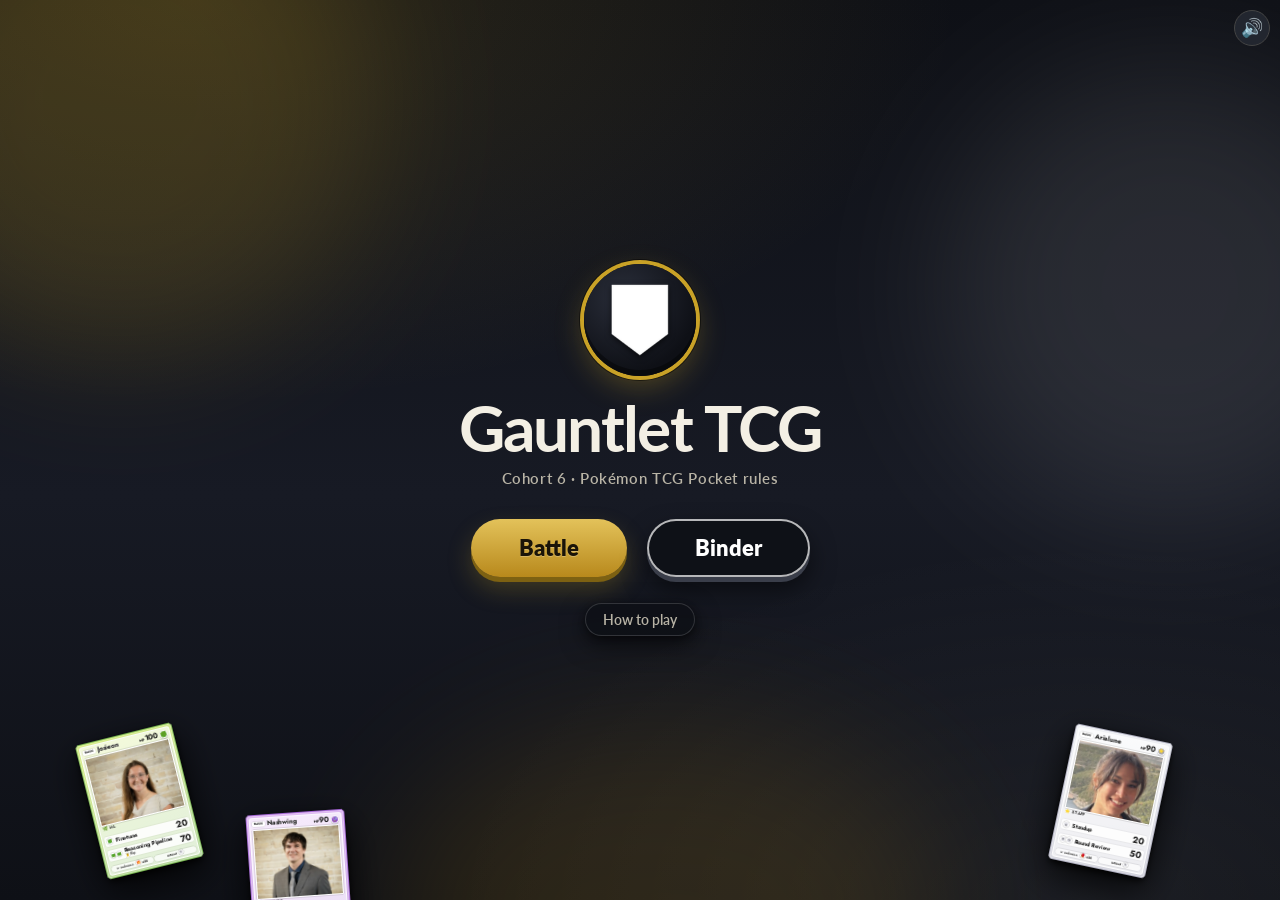
<file: tcg/index.html>
<!doctype html>
<meta charset="utf-8">
<meta name="viewport" content="width=device-width, initial-scale=1, viewport-fit=cover">
<title>Gauntlet TCG</title>
<link rel="stylesheet" href="holo.css?v=11">
<link rel="stylesheet" href="card.css?v=11">
<link rel="stylesheet" href="style.css?v=11">
<link rel="stylesheet" href="menus.css?v=11">
<link rel="stylesheet" href="fx.css?v=11">

<div id="app"></div>

<script src="cards.js?v=11"></script>
<script src="battle.js?v=11"></script>
<script src="fx.js?v=11"></script>
<script src="card.js?v=11"></script>
<script src="engine.js?v=11"></script>
<script src="board.js?v=11"></script>
<script src="menus.js?v=11"></script>
<script>title();</script>
</file>
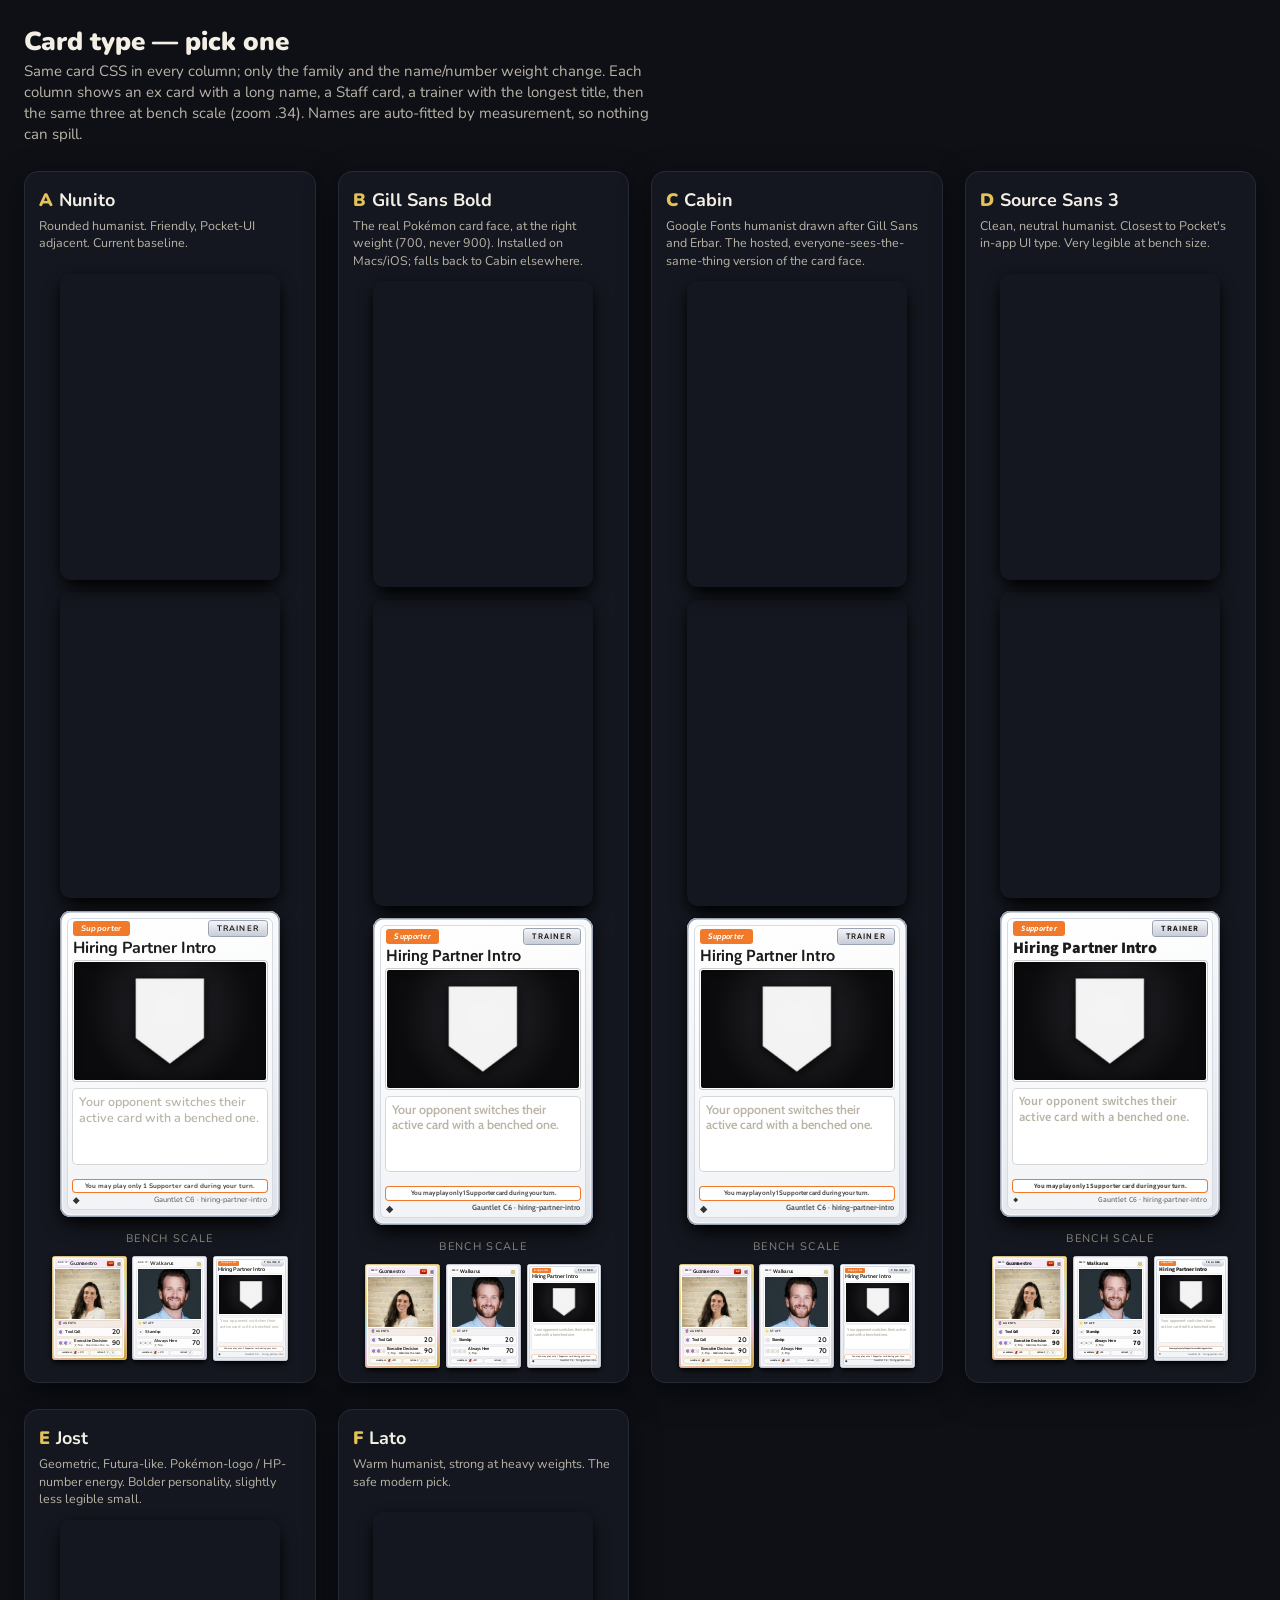
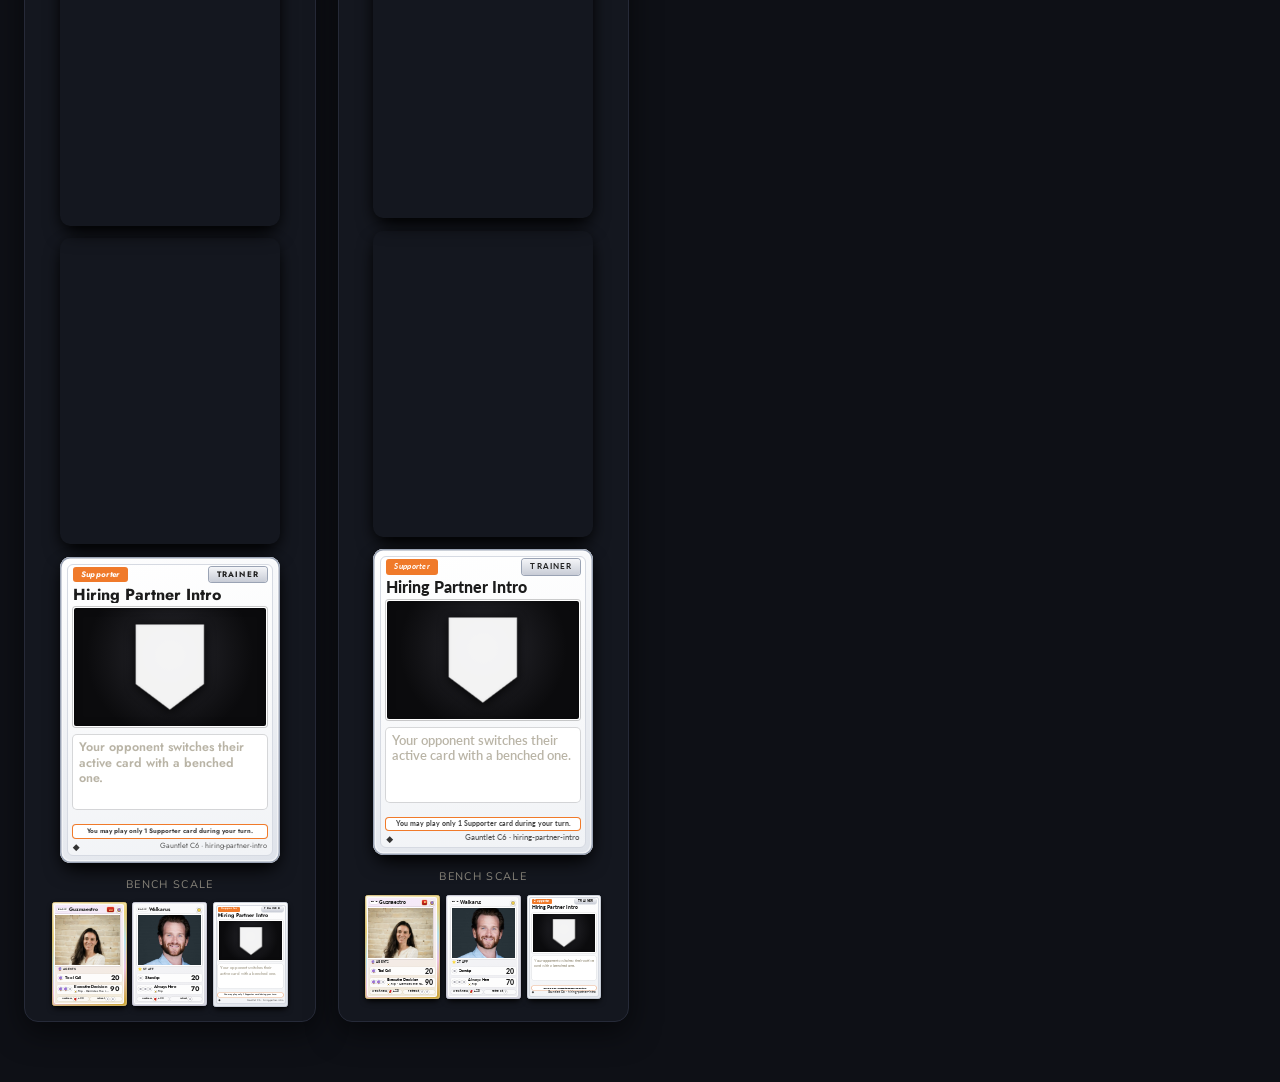
<file: tcg/mockups.html>
<!doctype html>
<meta charset="utf-8">
<meta name="viewport" content="width=device-width, initial-scale=1">
<title>Gauntlet TCG · card type mockups</title>
<link rel="stylesheet" href="holo.css">
<link rel="stylesheet" href="card.css?m=1">
<link rel="stylesheet" href="https://fonts.googleapis.com/css2?family=Cabin:wght@600;700&family=Source+Sans+3:wght@600;700;900&family=Jost:wght@600;700&family=Lato:wght@700;900&family=Nunito:wght@700;900&display=swap">
<style>
  body { margin: 0; background: #0e1016; color: #f3efe4; font: 15px/1.4 Nunito, system-ui, sans-serif; padding: 28px 24px 60px; }
  h1 { margin: 0 0 4px; font: 900 26px/1.1 Nunito, system-ui; }
  .sub { color: #b9b4a6; margin: 0 0 26px; max-width: 70ch; }
  .grid { display: grid; grid-template-columns: repeat(auto-fit, minmax(250px, 1fr)); gap: 26px 22px; }
  .v { background: #14171f; border: 1px solid #262a38; border-radius: 14px; padding: 16px 14px 14px; box-shadow: 0 10px 30px #0008; }
  .v h2 { margin: 0; font-size: 18px; } .v h2 b { color: #e3c25a; font-weight: 900; margin-right: 6px; }
  .v p { margin: 4px 0 12px; color: #b9b4a6; font-size: 12.5px; min-height: 3.6em; }
  .row { display: flex; flex-direction: column; gap: 12px; align-items: center; }
  .bench { display: flex; gap: 6px; justify-content: center; margin-top: 10px; } .bench > * { zoom: .34; }
  .lbl { font-size: 11px; letter-spacing: .12em; text-transform: uppercase; color: #8f8b80; margin: 14px 0 4px; text-align: center; }
  /* variants: only the family + name weight change; card.css is otherwise untouched */
  .v-nunito .card, .v-nunito .trainer { font-family: Nunito, system-ui, sans-serif; }
  .v-gill .card, .v-gill .trainer { font-family: "Gill Sans", "Gill Sans MT", Cabin, sans-serif; } .v-gill :is(.card, .trainer) :is(.nm, .hp, .atk b, .atkn, .basic, .kind, .tl, .ft, .type, .rr, b, strong, small) { font-weight: 700; } /* Gill Sans 800+ maps to Ultra Bold on macOS */
  .v-cabin .card, .v-cabin .trainer { font-family: Cabin, "Gill Sans", sans-serif; } .v-cabin :is(.card, .trainer) :is(.nm, .hp, .atk b, .atkn, .basic, .kind, .tl, .ft, .type, .rr, b, strong, small) { font-weight: 700; }
  .v-source .card, .v-source .trainer { font-family: "Source Sans 3", system-ui, sans-serif; } .v-source .nm, .v-source .hp, .v-source .atk b { font-weight: 900; }
  .v-jost .card, .v-jost .trainer { font-family: Jost, system-ui, sans-serif; } .v-jost .nm, .v-jost .hp, .v-jost .atk b { font-weight: 700; letter-spacing: 0; }
  .v-lato .card, .v-lato .trainer { font-family: Lato, system-ui, sans-serif; } .v-lato .nm, .v-lato .hp, .v-lato .atk b { font-weight: 900; }
</style>
<h1>Card type — pick one</h1>
<p class="sub">Same card CSS in every column; only the family and the name/number weight change. Each column shows an ex card with a long name, a Staff card, a trainer with the longest title, then the same three at bench scale (zoom .34). Names are auto-fitted by measurement, so nothing can spill.</p>
<div class="grid" id="g"></div>
<script src="cards.js"></script>
<script src="battle.js"></script>
<script src="card.js"></script>
<script>
const V = [
  ["nunito", "Nunito", "Rounded humanist. Friendly, Pocket-UI adjacent. Current baseline."],
  ["gill", "Gill Sans Bold", "The real Pokémon card face, at the right weight (700, never 900). Installed on Macs/iOS; falls back to Cabin elsewhere."],
  ["cabin", "Cabin", "Google Fonts humanist drawn after Gill Sans and Erbar. The hosted, everyone-sees-the-same-thing version of the card face."],
  ["source", "Source Sans 3", "Clean, neutral humanist. Closest to Pocket's in-app UI type. Very legible at bench size."],
  ["jost", "Jost", "Geometric, Futura-like. Pokémon-logo / HP-number energy. Bolder personality, slightly less legible small."],
  ["lato", "Lato", "Warm humanist, strong at heavy weights. The safe modern pick."],
];
const ex = CARDS.find(c => c.id === "cristina-guzman"), staff = CARDS.find(c => c.id === "johnny-walker"), tr = TRAINERS.find(t => t.id === "hiring-partner-intro");
document.getElementById("g").innerHTML = V.map(([k, name, note], i) => `<section class="v v-${k}">
  <h2><b>${String.fromCharCode(65 + i)}</b>${name}</h2><p>${note}</p>
  <div class="row">${cardHTML({ ...ex, hp: 90, max: 130, energy: ["psychic", "psychic"] }, { full: true })}${cardHTML(staff, { full: true })}${trainerHTML(tr)}</div>
  <div class="lbl">bench scale</div><div class="bench">${cardHTML({ ...ex, hp: 90, max: 130 }, { inplay: true })}${cardHTML(staff, { inplay: true })}${trainerHTML(tr)}</div>
</section>`).join("");
</script>
</file>
<file: tcg/holo.css>
/*
  Holographic card effect vendored + trimmed from
  https://github.com/simeydotme/pokemon-cards-css (MIT, by Simon Goellner).
  Taken: base.css (rotator/shine/glare stack) + cards/regular-holo.css ("rare holo" layers).
  Dropped: spring physics, svelte, glitter/grain sprites, art-window clip-paths, card backs.
  Pointer tracking JS (sets the --pointer/--rotate/--background vars) lives inline in index.html.
*/

:root {
  --card-aspect: 0.718;
  --card-radius: 4.55% / 3.5%;
  --card-edge: hsl(47, 100%, 78%);
  --card-glow: hsl(175, 100%, 90%);
  --red: #f80e35; --yellow: #eedf10; --green: #21e985; --blue: #0dbde9; --violet: #c929f1;
}

.card {
  /* defaults = resting state; JS overrides these on pointermove */
  --pointer-x: 50%; --pointer-y: 50%;
  --rotate-x: 0deg; --rotate-y: 0deg;
  --background-x: 50%; --background-y: 50%;
  --card-opacity: 0;
  width: 220px;
  aspect-ratio: var(--card-aspect);
  border-radius: var(--card-radius);
  transform: translate3d(0, 0, 0.01px);
  transform-style: preserve-3d;
  perspective: 600px;
}
.card.water    { --card-glow: hsl(192, 97%, 60%); }
.card.fire     { --card-glow: hsl(9,   81%, 59%); }
.card.grass    { --card-glow: hsl(96,  81%, 65%); }
.card.electric { --card-glow: hsl(54,  87%, 63%); }
.card.psychic  { --card-glow: hsl(281, 62%, 58%); }
.card.fighting { --card-glow: rgb(145, 90, 39); }

.card__rotator {
  display: grid;
  width: 100%;
  aspect-ratio: var(--card-aspect);
  border-radius: var(--card-radius);
  transform-origin: center;
  transform-style: preserve-3d;
  transform: rotateY(var(--rotate-x)) rotateX(var(--rotate-y));
  will-change: transform, box-shadow;
  outline: 1px solid transparent; /* anti-alias trick */
  box-shadow: 0px 10px 20px -5px black, 0 2px 15px -5px black;
  transition: transform 0.12s ease-out, box-shadow 0.4s ease;
}
.card.active .card__rotator {
  box-shadow: 0 0 3px -1px white, 0 0 3px 1px var(--card-edge), 0 0 12px 2px var(--card-glow),
    0px 10px 20px -5px black, 0 0 40px -30px var(--card-glow), 0 0 50px -20px var(--card-glow);
}
/* no springs: when the pointer leaves, ease back to rest with plain transitions */
.card:not(.interacting) .card__rotator,
.card:not(.interacting) .card__shine,
.card:not(.interacting) .card__glare { transition: all 0.4s ease; }

.card__rotator > * {
  grid-area: 1 / 1;
  width: 100%;
  aspect-ratio: var(--card-aspect);
  border-radius: var(--card-radius);
  transform-style: preserve-3d;
  overflow: hidden;
}
.card__front { transform: translate3d(0, 0, 0.01px); }
.card__shine, .card__glare { pointer-events: none; will-change: transform, opacity, background-position; }

/* ---- SHINE (rare holo): rainbow bands + scanlines, blended color-dodge ---- */
.card__shine {
  --scanlines-space: 1px; --scanlines-light: #666; --scanlines-dark: black;
  --bars: 3%; --bar-color: hsla(0, 0%, 70%, 1); --bar-bg: hsla(0, 0%, 0%, 1);
  display: grid;
  transform: translateZ(1px);
  z-index: 3;
  opacity: calc(var(--card-opacity) * 0.7); /* dialed down from 1 so attack text stays readable while hovering */
  background-image:
    repeating-linear-gradient(110deg,
      var(--violet), var(--blue), var(--green), var(--yellow), var(--red),
      var(--violet), var(--blue), var(--green), var(--yellow), var(--red),
      var(--violet), var(--blue), var(--green), var(--yellow), var(--red)),
    repeating-linear-gradient(90deg,
      var(--scanlines-dark) calc(var(--scanlines-space) * 0), var(--scanlines-dark) calc(var(--scanlines-space) * 2),
      var(--scanlines-light) calc(var(--scanlines-space) * 2), var(--scanlines-light) calc(var(--scanlines-space) * 4));
  background-position:
    calc(((50% - var(--background-x)) * 2.6) + 50%) calc(((50% - var(--background-y)) * 3.5) + 50%),
    center center;
  background-size: 400% 400%, cover;
  background-blend-mode: overlay;
  filter: brightness(1.1) contrast(1.1) saturate(1.2);
  mix-blend-mode: color-dodge;
}
.card__shine:before, .card__shine:after {
  content: "";
  grid-area: 1 / 1;
  border-radius: var(--card-radius);
}
.card__shine:before {
  transform: translateZ(1px);
  background-image:
    repeating-linear-gradient(90deg,
      var(--bar-bg) calc(var(--bars) * 2), var(--bar-color) calc(var(--bars) * 3),
      var(--bar-bg) calc(var(--bars) * 3.5), var(--bar-color) calc(var(--bars) * 4),
      var(--bar-bg) calc(var(--bars) * 5), var(--bar-bg) calc(var(--bars) * 14)),
    repeating-linear-gradient(90deg,
      var(--bar-bg) calc(var(--bars) * 2), var(--bar-color) calc(var(--bars) * 3),
      var(--bar-bg) calc(var(--bars) * 3.5), var(--bar-color) calc(var(--bars) * 4),
      var(--bar-bg) calc(var(--bars) * 5), var(--bar-bg) calc(var(--bars) * 10));
  background-position:
    calc((((50% - var(--background-x)) * 1.65) + 50%) + (var(--background-y) * 0.5)) var(--background-x),
    calc((((50% - var(--background-x)) * -0.9) + 50%) - (var(--background-y) * 0.75)) var(--background-y);
  background-size: 200% 200%, 200% 200%;
  background-blend-mode: screen;
  filter: brightness(1.15) contrast(1.1);
  mix-blend-mode: hard-light;
}
.card__shine:after {
  transform: translateZ(1.2px);
  background-image: radial-gradient(farthest-corner circle at var(--pointer-x) var(--pointer-y),
    hsla(0, 0%, 90%, 0.8) 0%, hsla(0, 0%, 78%, 0.1) 25%, hsl(0, 0%, 0%) 90%);
  background-size: cover;
  mix-blend-mode: luminosity;
  filter: brightness(0.6) contrast(4);
}

/* ---- GLARE: white spot that follows the pointer ---- */
.card__glare {
  display: grid;
  transform: translateZ(1.41px);
  opacity: calc(var(--card-opacity) * 0.8);
  background-image: radial-gradient(farthest-corner circle at var(--pointer-x) var(--pointer-y),
    hsla(0, 0%, 100%, 0.8) 10%, hsla(0, 0%, 100%, 0.65) 20%, hsla(0, 0%, 0%, 0.5) 90%);
  filter: brightness(0.8) contrast(1.5);
  mix-blend-mode: overlay;
}
.card__glare:after {
  content: "";
  grid-area: 1 / 1;
  border-radius: var(--card-radius);
  background-image: radial-gradient(farthest-corner circle at var(--pointer-x) var(--pointer-y),
    hsl(180, 100%, 95%) 5%, hsla(0, 0%, 39%, 0.25) 55%, hsla(0, 0%, 0%, 0.36) 110%);
  mix-blend-mode: overlay;
  filter: brightness(0.6) contrast(3);
}
</file>
<file: tcg/card.css>
/* Card faces + trainer cards + card back. Owned by the card-face work. Styled after Pokémon TCG Pocket (see ../ref/pocket-*.png).
   Designed at 220px wide (holo.css aspect .718 → 306px tall). All sizes px; scaling = CSS zoom on wrappers. */
@import url("https://fonts.googleapis.com/css2?family=Jost:ital,wght@0,500;0,600;0,700;1,500&display=swap");

.mini { zoom: .5; }
.pickable { cursor: pointer; }
.n { position: absolute; top: -10px; left: -10px; width: 28px; height: 28px; border-radius: 50%; background: #ffcc33; color: #000; display: grid; place-items: center; z-index: 9; }

.card, .trainer { position: relative; font-family: Jost, "Trebuchet MS", system-ui, sans-serif; color: #1c1c1c; text-align: left; }
/* frame = soft pastel of the type color (--f1/--f2), thin darker edge = --c2 */
.card { --f1: color-mix(in srgb, var(--c1) 80%, #fff); --f2: color-mix(in srgb, var(--c2) 45%, #fff); }
.card.fire     { --c1: #ffb26b; --c2: #e0442e; }
.card.water    { --c1: #8fd8ff; --c2: #1e7fd8; }
.card.grass    { --c1: #cfe86a; --c2: #5aa82a; }
.card.electric { --c1: #fff3a0; --c2: #e8b800; }
.card.psychic  { --c1: #d9a8f0; --c2: #8a3fc8; }
.card.fighting { --c1: #f0c8a0; --c2: #a86428; }
.card.normal   { --c1: #eef0f4; --c2: #9a9ab0; --card-glow: hsl(0, 0%, 85%); }
.card.ex { --f1: #f4f1e2; --f2: #d9bc5a; --c2: #b8922a; }   /* silver → gold holo frame */

/* frame = card__front background; .face = inner panel */
.card__front { background: linear-gradient(160deg, var(--f1), var(--f2)); padding: 7px; box-sizing: border-box; box-shadow: inset 0 0 0 1.5px var(--c2), inset 0 0 0 3px #fff8; }
.ex .card__front { background: linear-gradient(160deg, #f8f4e6, #e9d27a 28%, #b7e2ec 50%, #ecc2e4 70%, #c9a227); }
.face { height: 100%; box-sizing: border-box; border: 1.5px solid #fffc; border-radius: 6px; padding: 3px 5px 4px; display: flex; flex-direction: column; gap: 3px; overflow: hidden;
    background: linear-gradient(170deg, color-mix(in srgb, var(--c1) 24%, #fff), color-mix(in srgb, var(--c2) 18%, #fff)); }

/* header: Basic tag (.basic — .stage is the board in style.css), name, HP, type circle */
.hd { display: flex; align-items: center; gap: 4px; height: 19px; }
.basic { flex: none; font-size: 7px; font-weight: 700; text-transform: uppercase; letter-spacing: .06em; line-height: 1; padding: 2px 3px; border-radius: 3px; background: #fff; color: #333; box-shadow: 0 0 0 1px #0002; }
.hd .nm { flex: 1; min-width: 0; font-size: 15px; font-weight: 700; letter-spacing: -.3px; white-space: nowrap; overflow: hidden; text-shadow: 0 0 2px #fff; }
.ex .hd { gap: 3px; }   /* ex badge + 3-digit HP need the room; card.js also steps the name size by length */
.exb { flex: none; font-style: italic; font-weight: 700; font-size: 10px; line-height: 1; margin: 0 2px 0 -1px; padding: 1px 4px 2px; border-radius: 3px;
    color: #ffe08a; background: linear-gradient(#e63c2f, #a3170e); box-shadow: 0 0 0 1px #ffd866, 0 1px 2px #0006; }
.hp { font-size: 17px; font-weight: 700; line-height: 1; letter-spacing: -.8px; }
.hp small { font-size: 8px; font-weight: 700; margin-right: 1px; letter-spacing: 0; }
.hp.hurt { color: #c8231a; }
.tc { width: 18px; height: 18px; flex: none; border-radius: 50%; background: var(--c2); border: 1.5px solid #fff; box-sizing: border-box; box-shadow: 0 1px 2px #0005; display: grid; place-items: center; font-style: normal; font-size: 10px; }

/* art window */
.pic { position: relative; width: 100%; height: 154px; box-sizing: border-box; border: 1.5px solid #fff; border-radius: 3px; overflow: hidden;
    box-shadow: 0 0 0 1px #0003, inset 0 0 8px #0004; background: linear-gradient(135deg, #fffb, var(--c1) 60%, var(--c2)); display: grid; place-items: center;
    font-size: 40px; font-weight: 700; color: #fff; text-shadow: 0 2px 4px #0006; }
.full .pic { height: 132px; }
.ex .pic { margin: 0 -5px; border-radius: 0; border-width: 1.5px 0; }   /* full-art: photo bleeds to the frame */
.pic img { position: absolute; inset: 0; width: 100%; height: 100%; object-fit: cover; object-position: 50% 8%; }
.energy { display: inline-flex; gap: 1px; margin-right: 6px; vertical-align: middle; }
.bar { position: absolute; left: 0; right: 0; bottom: 0; height: 4px; background: #0008; }
.bar i { display: block; height: 100%; background: #35d05a; }

.type { display: flex; justify-content: space-between; align-items: baseline; height: 12px; line-height: 12px; padding: 0 2px; font-size: 9px; font-weight: 700; text-transform: uppercase; letter-spacing: .08em; color: #333; }
.type .real { font-weight: 600; text-transform: none; letter-spacing: 0; color: #666; }

/* attacks: white/cream panel rows */
.atks { flex: 1; min-height: 0; display: flex; flex-direction: column; justify-content: space-evenly; gap: 2px; }
.atk { display: flex; align-items: center; gap: 5px; width: 100%; box-sizing: border-box; padding: 1px 4px; border: 0; border-radius: 4px; background: #fffd; box-shadow: 0 0 0 1px #0001; font: inherit; color: inherit; text-align: left; }
.atk .cost { display: flex; gap: 1px; flex: none; min-width: 14px; }
.atk .atkn { flex: 1; min-width: 0; font-size: 12.5px; font-weight: 700; line-height: 1.1; white-space: nowrap; overflow: hidden; letter-spacing: -.2px; }
.atk small { display: block; font-size: 8.5px; font-weight: 600; color: #444; line-height: 1.15; white-space: nowrap; overflow: hidden; text-overflow: ellipsis; }
.atk small .pip { width: 10px; height: 10px; font-size: 7px; margin-right: 2px; }
.atk b { flex: none; font-size: 20px; font-weight: 700; line-height: 1; }
button.atk { cursor: pointer; }
button.atk:hover:not(:disabled) { background: #fff; box-shadow: inset 0 0 0 2px #ffcc33; }
button.atk:disabled { opacity: .5; cursor: default; }

/* energy pips */
.pip { display: inline-grid; place-items: center; width: 13px; height: 13px; box-sizing: border-box; border-radius: 50%; border: 1px solid #fff; box-shadow: 0 0 0 1px #0003; font-size: 8px; font-style: normal; line-height: 1; background: #ccd; vertical-align: middle; }
.pip.fire { background: #e8552e; } .pip.water { background: #2a8fe0; } .pip.grass { background: #4caf3f; } .pip.electric { background: #f2c11a; }
.pip.psychic { background: #9a4fd0; } .pip.fighting { background: #b8702f; } .pip.normal { background: #b0b0c0; } .pip.any { background: #d8d8e0; }
.pip.flip { background: #f2c11a; color: #5a3d00; font-weight: 700; }   /* coin flip: gold "?" (🪙 reads as a grey dot when small) */

/* footer: weakness / retreat pills, then rarity */
.ft { display: flex; justify-content: space-between; align-items: center; gap: 4px; font-size: 7.5px; font-weight: 700; letter-spacing: .04em; color: #333; }
.ft span { flex: 1; display: flex; align-items: center; justify-content: center; gap: 2px; height: 14px; border-radius: 7px; background: #fffb; box-shadow: 0 0 0 1px #0002; }
.ft .pip { width: 11px; height: 11px; font-size: 7px; margin: 0 1px; }
.rr { display: flex; justify-content: space-between; font-size: 7.5px; line-height: 1; color: #555; }
.rr span:first-child { font-size: 9px; letter-spacing: 1px; color: #333; }
.flavor { font-size: 9px; font-style: italic; font-weight: 600; line-height: 1.15; color: #333; border-top: 1px solid #0002; padding-top: 2px; }

/* trainers: white frame + colored kind tag; same outer size as a card; the hand shows them at the same zoom as .mini cards */
.trainer { width: 220px; aspect-ratio: .718; box-sizing: border-box; padding: 7px; border-radius: 4.55% / 3.5%; background: linear-gradient(160deg, #fff, #dfe3ea);
    box-shadow: inset 0 0 0 1.5px #9aa3b4, inset 0 0 0 3px #fff8, 0 10px 20px -5px #000, 0 2px 15px -5px #000; }
.trainer.item { --f2: #2f7fe0; }
.trainer.supporter { --f2: #f07a2a; }
.trainer .face { background: linear-gradient(170deg, #fff, #f1f3f6); border-color: #d6dae2; gap: 4px; }
.trainer .hd { justify-content: space-between; height: 14px; }
.trainer .kind { font-size: 8px; font-weight: 700; font-style: italic; text-transform: capitalize; letter-spacing: .04em; color: #fff; background: var(--f2); padding: 2px 8px; border-radius: 3px; }
.trainer .tl { font-size: 8px; font-weight: 700; text-transform: uppercase; letter-spacing: .14em; color: #222; padding: 2px 8px; border-radius: 3px; background: linear-gradient(#f4f5f8, #c8ccd6); box-shadow: 0 0 0 1px #9aa3b4; }
.trainer .nm { display: block; font-size: 16px; font-weight: 700; line-height: 1.1; white-space: nowrap; overflow: hidden; }
.trainer .pic { --c1: #c9a227; --c2: #6a5410; height: 120px; }
.trainer .pic.ph { background: radial-gradient(circle at 50% 40%, #2a2a30, #0b0b0d 70%); }
.trainer .pic.ph img { position: static; width: 48%; height: auto; object-fit: contain; opacity: .95; filter: drop-shadow(0 2px 6px #000); }
.trainer p { margin: 0; flex: 1; font-size: 12px; font-weight: 600; line-height: 1.25; background: #fff; border-radius: 4px; padding: 5px 6px; box-shadow: 0 0 0 1px #0002; }
.trainer .note { font-size: 6.5px; font-weight: 700; line-height: 1; text-align: center; color: #444; padding: 3px 4px; border-radius: 3px; background: #fff; box-shadow: 0 0 0 1px var(--f2); }
.hand .trainer { zoom: .5; }
.pickable.trainer:hover { outline: 3px solid #ffcc33; }

/* card back: black, Gauntlet shield, gold trim (#c9a227, thin inner line, beveled) */
.card.back { box-sizing: border-box; padding: 6px; background: linear-gradient(150deg, #e9cf6a, #c9a227 35%, #c9a227 65%, #7d6112); box-shadow: inset 1px 1px 0 #fff9, inset -1px -1px 0 #0007, 0 10px 20px -5px #000, 0 2px 15px -5px #000; }
.card.back .face { border: 1.5px solid #c9a227; border-radius: 8px; padding: 0; background: #0b0b0d; display: grid; place-items: center; box-shadow: inset 0 0 0 2px #000, inset 0 0 40px #000; }
.card.back img { width: 56%; filter: drop-shadow(0 3px 8px #000); }

.typepick button { font: 18px Jost, system-ui; margin: 6px; padding: 12px 18px; border-radius: 10px; border: 3px solid transparent; background: #2a2f3a; color: #eee; cursor: pointer; }
.typepick button.on { border-color: #ffcc33; background: #3a3520; }

/* the set/rarity line only matters in the binder; in play and in hand the art gets the room */
.card:not(.full) .rr { display: none; }
</file>
<file: tcg/style.css>
@import url("https://fonts.googleapis.com/css2?family=Lato:wght@700;900&display=swap");
/* Base + battle board. Owned by the board-layout work.
   The board mirrors Pokémon TCG Pocket's battle screen: a vertical stadium designed at 1280×720 (.board), zoomed to the window by board.js fit().
   Palette (Gauntlet dark): charcoal #0e1016 → #171a24, gold #c9a227 (highlight #e3c25a → #b8891c), white accents. Palette/texture only — layout lives untouched. */
body { margin: 0; padding: 10px 10px 40px; background: #0e1016; color: #f3efe4; font: 15px/1.3 Lato, "Gill Sans", system-ui, sans-serif; text-align: center; }
.row { display: flex; justify-content: center; align-items: center; gap: 24px; flex-wrap: wrap; margin: 8px 0; }

/* ---- arena: dark charcoal, Gauntlet gold + white ---- */
.arena { position: fixed; left: 0; top: 0; overflow: hidden; user-select: none; display: grid; place-items: center; color: #f3efe4;
  font-family: Fredoka, Lato, "Gill Sans", system-ui, sans-serif;
  background: radial-gradient(ellipse 60% 40% at 50% 0%, #c9a2271f, transparent), radial-gradient(ellipse 60% 40% at 50% 100%, #ffffff0d, transparent), linear-gradient(180deg, #0e1016, #171a24 50%, #0e1016); }
.arena img { -webkit-user-drag: none; }
.board { position: relative; width: 1280px; height: 720px; }

/* stadium: thick metal rim, gold (opponent) → silver (you) with a dark seam; charcoal felt with a faint white crystal pattern; white court lines; shield watermark in the centre circle */
.rim { position: absolute; left: 330px; top: -10px; width: 620px; height: 680px; border-radius: 210px; padding: 18px; box-sizing: border-box;
  background: linear-gradient(180deg, #e3c25a 0%, #c9a227 20%, #8a6f1e 44%, #2a2d36 50%, #6f7480 56%, #b8bdc8 80%, #e6e9ef 100%);
  box-shadow: 0 12px 40px #000c, inset 0 0 0 3px #ffffff40, inset 0 0 0 4px #00000080; }
.felt { position: relative; width: 100%; height: 100%; border-radius: 194px; overflow: hidden; box-shadow: inset 0 0 0 4px #ffffff26, inset 0 0 90px #000000b3;
  background: url("data:image/svg+xml;utf8,<svg xmlns='http://www.w3.org/2000/svg' width='300' height='300'><g opacity='.06' fill='%23fff'><polygon points='30,0 56,15 56,45 30,60 4,45 4,15' transform='translate(18,34)'/><polygon points='30,0 56,15 56,45 30,60 4,45 4,15' transform='translate(170,8) scale(1.4)'/><polygon points='30,0 56,15 56,45 30,60 4,45 4,15' transform='translate(100,150) scale(.8)'/><polygon points='30,0 56,15 56,45 30,60 4,45 4,15' transform='translate(215,190) scale(1.1)'/><polygon points='30,0 56,15 56,45 30,60 4,45 4,15' transform='translate(30,210) scale(1.2)'/></g></svg>") 0 0 / 300px 300px,
    radial-gradient(ellipse 70% 35% at 50% 0%, #c9a22722, transparent), radial-gradient(ellipse 70% 35% at 50% 100%, #ffffff10, transparent),
    linear-gradient(180deg, #1b1e29 0%, #171a24 32%, #14171f 49%, #111319 51%, #0f1117 80%, #0e1016 100%); }
.court { position: absolute; inset: 0; background: linear-gradient(#fff6, #fff6) 50% 50% / 100% 4px no-repeat, linear-gradient(#fff6, #fff6) 50% 50% / 4px 250px no-repeat; }
.court::before { content: ""; position: absolute; left: 50%; top: 50%; width: 220px; height: 220px; margin: -110px; border-radius: 50%; border: 4px solid #fff6; box-sizing: border-box; background: #ffffff0a; }
.court::after { content: ""; position: absolute; left: 50%; top: 50%; width: 150px; height: 150px; margin: -75px; background: url(assets/shield.png) center / contain no-repeat; opacity: .08; }

/* slots (outline only when empty) + card wrappers (cards scale with zoom on .fc / .cw) */
.slot { position: absolute; box-sizing: border-box; border-radius: 8px; display: grid; place-items: center; transition: box-shadow .15s, background .15s; }
.slot.empty { border: 3px dashed #ffffff66; background: #ffffff0a; box-shadow: inset 0 0 0 1px #ffffff1a; }
.bench { position: absolute; left: 50%; transform: translateX(-50%); display: flex; gap: 30px; }
.bench .slot { position: static; width: 80px; height: 110px; }
.bench.op { top: 66px; } .bench.me { top: 510px; }
.bench .fc, .bench .cw { zoom: .34; }
.slot.act { left: 50%; width: 120px; height: 166px; margin-left: -60px; }
.slot.act.op { top: 172px; } .slot.act.me { top: 336px; }
.slot.act .fc, .slot.act .cw { zoom: .52; }
.fc { position: relative; border-radius: 12px; box-shadow: 0 10px 24px #000c; }
.fc .card .hp, .fc .card .energy { display: none; } /* fallback until card.js honours { inplay } */
.hpf { position: absolute; right: -16px; top: -36px; text-align: right; pointer-events: none; z-index: 3; }
.hpf b { display: block; font: 900 52px/1 Fredoka, Lato, "Gill Sans", system-ui; color: #fff; -webkit-text-stroke: 4px #0e1016; paint-order: stroke fill; letter-spacing: -1px; }
.hpf i { display: block; width: 100px; height: 13px; margin-left: auto; border-radius: 7px; background: #0e1016e6; overflow: hidden; box-shadow: 0 0 0 1px #ffffff40, 0 1px 3px #000a; }
.hpf u { display: block; height: 100%; border-radius: 7px; background: linear-gradient(#8ff0a4, #35d05a); }
.hpf.low u { background: linear-gradient(#ff9a8a, #e8442e); }
.en { position: absolute; left: -8px; bottom: -16px; display: flex; pointer-events: none; z-index: 3; }
.en .pip { width: 44px; height: 44px; font-size: 24px; border: 3px solid #fff; box-shadow: 0 2px 5px #000a; margin-left: -12px; }
.en .pip:first-child { margin-left: 0; }
.promote .slot.pick .fc { cursor: pointer; animation: pick 1s infinite; }
@keyframes pick { 50% { box-shadow: 0 0 0 5px #e3c25a, 0 0 30px #e3c25a; } }

/* face-down fallback (card.js provides cardBackHTML) */
.back { width: 220px; height: 306px; box-sizing: border-box; border-radius: 12px; border: 8px solid #c9a227; background: url(assets/shield.png) center / 45% no-repeat, linear-gradient(150deg, #1c1f2a, #0b0b0d); }
.deck { position: absolute; width: 66px; height: 92px; }
.deck.op { left: 316px; top: 210px; } .deck.me { left: 900px; top: 404px; }
.deck .cw { position: absolute; left: 0; top: 0; zoom: .3; }
.deck .cw:nth-child(2) { left: 5px; top: -5px; } .deck .cw:nth-child(3) { left: 10px; top: -10px; }
.deck b, .ophand b { position: absolute; right: -12px; bottom: -10px; background: #0e1016f2; color: #fff; border-radius: 12px; padding: 2px 9px; font: 800 13px Lato, "Gill Sans", system-ui; box-shadow: inset 0 0 0 1px #c9a227, 0 2px 6px #000a; }
.ophand { position: absolute; left: 50%; top: -44px; transform: translateX(-50%); display: flex; height: 92px; z-index: 4; }
.ophand .cw { zoom: .3; margin-left: -150px; } .ophand .cw:first-child { margin-left: 0; }
.ophand b { top: 46px; bottom: auto; } /* clear of the message pill */

/* names + point circles: dark glass bars anchored to the screen corners like Pocket */
.who { position: absolute; display: flex; align-items: center; gap: 16px; padding: 8px 26px; background: #0e1016b3; backdrop-filter: blur(8px); color: #fff; font: 800 18px Lato, "Gill Sans", system-ui; z-index: 15; box-shadow: inset 0 0 0 1px #c9a22799; }
.who.op { right: 0; top: 60px; padding-right: 40px; border-radius: 26px 0 0 26px; }
.who.me { left: 0; bottom: 10px; padding-left: 40px; border-radius: 0 26px 26px 0; }
.pts { display: inline-flex; gap: 8px; }
.pts i { width: 24px; height: 24px; border-radius: 50%; background: #0e1016; box-shadow: inset 0 2px 5px #000c, 0 0 0 2px #c9a227; }
.pts i.on { background: radial-gradient(circle at 35% 30%, #fff3b0, #e3c25a 55%, #b8891c); box-shadow: 0 0 12px #e3c25acc, 0 0 0 2px #e3c25a; }

/* message pill, "going first" pill, turn counter, End Turn / Battle! pill — dark glass, gold line, white text; the action pill is gold */
.msg { position: absolute; left: 50%; top: 24px; transform: translateX(-50%); min-width: 400px; max-width: 620px; box-sizing: border-box; padding: 11px 30px 11px 58px;
  border-radius: 32px; background: #0e1016b3; backdrop-filter: blur(8px); box-shadow: inset 0 0 0 1px #c9a227, 0 4px 16px #000a; font: 700 19px/1.25 Lato, "Gill Sans", system-ui; color: #fff; text-align: left; z-index: 20; }
.msg i { position: absolute; left: 18px; top: 50%; width: 26px; height: 26px; margin-top: -13px; border-radius: 50%; background: radial-gradient(circle at 35% 30%, #fff3b0, #e3c25a 55%, #b8891c); box-shadow: 0 0 10px #e3c25a80; }
.first, .turn { position: absolute; left: 50%; top: 92px; transform: translateX(-50%); padding: 6px 28px; border-radius: 22px; white-space: nowrap; z-index: 20; }
.first { background: #0e1016b3; backdrop-filter: blur(8px); color: #e3c25a; font: 800 18px Lato, "Gill Sans", system-ui; box-shadow: inset 0 0 0 1px #c9a227, 0 3px 10px #000a; }
.turn { background: #0e1016b3; backdrop-filter: blur(8px); color: #fff; font: 700 15px Lato, "Gill Sans", system-ui; box-shadow: inset 0 0 0 1px #c9a22799; }
.turn b { font-size: 20px; margin-left: 6px; }
.pill { font: 800 20px Lato, "Gill Sans", system-ui; padding: 10px 36px; border-radius: 30px; border: 3px solid #c9a227; background: #0e1016d9; backdrop-filter: blur(8px); color: #fff; cursor: pointer;
  box-shadow: 0 0 0 1px #ffffff1f, 0 4px 16px #000a; transition: transform .1s; }
.pill:hover { transform: scale(1.04); background: #1c1f2a; border-color: #e3c25a; }
.pill.sm { font-size: 16px; padding: 8px 22px; border-color: #ffffffb3; }
.pill.sm:hover { border-color: #fff; }
.pill.go, .side .pill, .arena .over .panel .pill:not(.sm) { background: linear-gradient(#e3c25a, #b8891c); border-color: #e3c25a; color: #1a1408; box-shadow: 0 0 0 3px #c9a22759, 0 4px 16px #000a; }
.pill.go:hover, .side .pill:hover, .arena .over .panel .pill:not(.sm):hover { background: linear-gradient(#f0d472, #c9a227); }
.side { position: absolute; left: 975px; top: 302px; z-index: 20; }
.wait { color: #fff; font-size: 14px; font-style: italic; }

/* hand: fanned along the bottom edge, cards overlap and rise on hover */
.hand { position: absolute; left: 50%; top: 608px; transform: translateX(-50%); display: flex; align-items: flex-start; z-index: 10; }
.hc { position: relative; zoom: .55; margin-right: var(--m, -60px); transform: rotate(var(--r, 0deg)) translateY(var(--y, 0)); transform-origin: 50% 130%;
  transition: transform .15s, opacity .15s; filter: drop-shadow(0 6px 10px #000c); }
.hand .hc .trainer { zoom: 1; }
.hc:last-child { margin-right: 0; }
.hc.on { cursor: grab; touch-action: none; }
.hc.on:hover { z-index: 5; transform: translateY(-140px) scale(1.12); }
.hc.lifted { opacity: .3; }

/* energy dial: bottom-right above the hand; current energy big, next energy small. Dark disc tinted by type, gold ring. */
.zone { position: absolute; left: 892px; top: 566px; width: 96px; height: 96px; z-index: 12; }
.orb { --g: #778; width: 96px; height: 96px; border-radius: 50%; display: grid; place-items: center; font-size: 48px; line-height: 1;
  background: radial-gradient(circle at 35% 30%, #ffffff26, transparent 45%), radial-gradient(circle, color-mix(in srgb, var(--g) 45%, #171a24), color-mix(in srgb, var(--g) 12%, #0e1016) 70%);
  box-shadow: 0 0 0 6px #c9a227, 0 0 0 7px #00000080, 0 6px 16px #000c, inset 0 0 16px #000a; }
.orb.fire { --g: #ff7a3d; } .orb.water { --g: #3da2ff; } .orb.grass { --g: #5ad35a; } .orb.electric { --g: #ffd83d; }
.orb.psychic { --g: #b06bff; } .orb.fighting { --g: #d0884a; } .orb.normal { --g: #cfd3e0; }
.orb.off { --g: #555a6a; }
.orb.sm { position: absolute; right: -14px; bottom: -8px; width: 40px; height: 40px; font-size: 20px; box-shadow: 0 0 0 3px #c9a227, 0 0 0 4px #00000080, 0 2px 6px #000a; }
.zone.live .orb:not(.sm) { cursor: grab; touch-action: none; animation: pulse 1.6s infinite; }
.zone.armed .orb:not(.sm) { outline: 4px solid #fff; animation: none; }
@keyframes pulse { 50% { box-shadow: 0 0 0 6px #e3c25a, 0 0 30px var(--g), inset 0 0 16px #000a; } }

/* menu */
.mbtn { position: absolute; left: 36px; top: 590px; width: 62px; height: 62px; border-radius: 50%; border: 0; background: #0e1016d9; backdrop-filter: blur(8px); color: #fff; font-size: 28px; cursor: pointer; z-index: 20; box-shadow: inset 0 0 0 1px #c9a227, 0 4px 12px #000a; }
.mpanel { position: absolute; left: 110px; top: 560px; display: flex; flex-direction: column; gap: 8px; z-index: 20; }

/* drag & drop */
.ghost { position: fixed; z-index: 1000; pointer-events: none; filter: drop-shadow(0 18px 24px #000c); }
.ghost.back { transition: transform .2s; }
.tzone { display: none; position: absolute; left: 350px; right: 350px; top: 150px; bottom: 100px; border-radius: 40px; background: #c9a2272e; box-shadow: inset 0 0 0 5px #c9a227cc, 0 0 40px #c9a22766; z-index: 30; }
.drag-trainer .tzone { display: block; }
.drag-trainer .tzone.hov { background: #c9a22759; }
.drag-person .slot.tgt { border-style: solid; border-color: #e3c25a; background: #c9a22726; box-shadow: 0 0 0 1px #e3c25a, 0 0 24px #e3c25a99; }
.drag-person .slot.tgt.hov { background: #c9a22766; border-color: #fff; box-shadow: 0 0 0 3px #fff, 0 0 36px #e3c25a; }
.drag-energy [data-drop=card], .armed [data-drop=card] { box-shadow: 0 0 0 4px #e3c25acc, 0 0 24px #e3c25a88; }
.drag-energy [data-drop=card].hov { box-shadow: 0 0 0 5px #fff, 0 0 40px #e3c25a; }
.armed [data-drop=card] { cursor: pointer; }
.drag .hc:hover { transform: rotate(var(--r, 0deg)) translateY(var(--y, 0)); }

/* trainer preview: the card shown big in the centre for a beat before it resolves (board.js playTrainer) */
.preview { position: fixed; inset: 0; z-index: 8000; display: grid; place-items: center; background: #0e1016cc; animation: fade .2s; }
.preview .trainer { animation: pop .3s cubic-bezier(.2, .8, .3, 1.2); box-shadow: 0 30px 60px #000c; }
@keyframes pop { from { transform: scale(.5); } }
@keyframes fade { from { opacity: 0; } }

/* attack panel: your active card at zoom 1 with live attack buttons, Retreat, Close; click outside closes */
.apanel { position: absolute; inset: 0; z-index: 60; background: #0e1016d9; display: grid; place-items: center; animation: fade .15s; }
.ap { display: flex; gap: 30px; align-items: center; }
.ap .big .card { box-shadow: 0 24px 60px #000d, 0 0 0 1px #c9a22766; }
.acts { display: flex; flex-direction: column; gap: 12px; align-items: stretch; position: relative; }
.chooser { display: flex; gap: 8px; background: #0e1016d9; backdrop-filter: blur(8px); padding: 10px; border-radius: 14px; box-shadow: inset 0 0 0 1px #c9a227; }
.chooser small { position: absolute; left: 0; bottom: 100%; white-space: nowrap; color: #e3c25a; font-weight: 800; padding-bottom: 4px; }
.chooser .cw { zoom: .4; cursor: pointer; border-radius: 12px; } .chooser .cw:hover { outline: 5px solid #e3c25a; }

/* result screen */
.arena .over { position: absolute; inset: 0; z-index: 70; background: #0e1016d9; display: grid; place-items: center; }
.arena .over .panel { background: #14171ff2; backdrop-filter: blur(8px); border-radius: 24px; padding: 28px 48px; min-width: 380px; box-shadow: inset 0 0 0 1px #c9a227, 0 20px 60px #000c; color: #fff; }
.arena .over h1 { margin: 0 0 10px; font-size: 44px; }
.arena .over .why { color: #b9b4a6; }

/* attack pills: width moved here from board.js inline style so phones can override it (desktop render identical) */
.apanel .atkpill { width: 300px; }

/* ---- phone portrait. board.js fit() adds .mobile to .arena and sets --vw/--vh/--vt (viewport width / usable bottom / top inset, in board px).
   The board is zoomed so the stadium's middle ~440px fill the width (sides crop, hidden by the arena's overflow); the chrome re-anchors to the
   viewport edges via --l (left/right inset in board x), --tt (viewport top in board y), --hb (usable bottom), --ht (hand-strip top). ---- */
@media (max-width: 900px) and (orientation: portrait) {
  .arena { --sat: env(safe-area-inset-top, 0px); --sab: env(safe-area-inset-bottom, 0px); touch-action: manipulation; }
  .arena.mobile { place-items: start; padding-top: calc(100px + var(--vt, 0px)); box-sizing: border-box; }
  /* centre the 1280px board by hand: grid "center" clamps to start when the item overflows a clipped container */
  .mobile .board { margin-left: calc((var(--vw, 440px) - 1280px) / 2);
    --l: calc(640px - var(--vw, 440px) / 2); --tt: calc(-100px - var(--vt, 0px));
    --hb: calc(var(--vh, 880px) - 100px - var(--vt, 0px)); --ht: calc(var(--hb) - 160px); }
  .mobile img { -webkit-touch-callout: none; }

  /* top bar: message pill full-width, turn/first counter under it */
  .mobile .msg { left: var(--l); top: calc(var(--tt) + 8px); transform: none; margin-left: 10px; width: calc(var(--vw) - 20px);
    min-width: 0; max-width: none; padding: 9px 14px 9px 44px; font-size: 16px; }
  .mobile .msg i { left: 12px; width: 22px; height: 22px; margin-top: -11px; }
  .mobile .first, .mobile .turn { top: calc(var(--tt) + 66px); padding: 4px 16px; z-index: 19; }
  .mobile .turn { font-size: 13px; } .mobile .turn b { font-size: 16px; margin-left: 4px; }
  .mobile .first { font-size: 14px; }

  /* name/points plates: slim bars at top-right (opponent) and bottom-left (you, over the hand's corner like Pocket) */
  .mobile .who { padding: 5px 14px; gap: 10px; font-size: 14px; }
  .mobile .who.op { right: var(--l); top: 20px; padding-right: 18px; border-radius: 18px 0 0 18px; }
  .mobile .who.me { left: var(--l); top: calc(var(--hb) - 34px); bottom: auto; padding-left: 14px; border-radius: 0 14px 0 0; }
  .mobile .who .pts { gap: 5px; } .mobile .who .pts i { width: 16px; height: 16px; }

  /* decks tucked at the visible stadium edges */
  .mobile .deck.op { left: calc(var(--l) + 12px); top: 200px; }
  .mobile .deck.me { left: auto; right: calc(var(--l) + 24px); top: 396px; }

  /* strip above the hand: menu bottom-left, End Turn / Battle! and energy dial bottom-right */
  .mobile .mbtn { left: calc(var(--l) + 12px); top: calc(var(--ht) - 78px); width: 56px; height: 56px; font-size: 24px; }
  .mobile .mpanel { left: calc(var(--l) + 80px); top: calc(var(--ht) - 76px); flex-direction: row; }
  .mobile .side { left: auto; right: calc(var(--l) + 140px); top: calc(var(--ht) - 84px); }
  .mobile .side .pill, .mobile .mpanel .pill { font-size: 17px; padding: 12px 20px; white-space: nowrap; }
  .mobile .zone { left: auto; right: calc(var(--l) + 26px); top: calc(var(--ht) - 106px); }

  /* hand: flat fixed strip along the bottom, horizontally scrollable (swipe sideways scrolls, dragging a card up plays it) */
  .mobile .hand { left: var(--l); top: var(--ht); width: var(--vw); height: 160px; transform: none; box-sizing: border-box;
    padding: 6px 10px 4px; gap: 6px; align-items: flex-end; overflow-x: auto; overflow-y: hidden;
    overscroll-behavior: contain; -webkit-overflow-scrolling: touch; }
  .mobile .hc { zoom: .48; margin-right: 0; transform: none; flex: none; }
  .mobile .hc.on:hover { transform: none; z-index: auto; } /* sticky :hover after a tap must not fan the card away */
  .mobile .hand .hc.on { touch-action: pan-x; } /* vertical pull = card drag, horizontal swipe = scroll the strip */

  /* trainer drop zone inside the visible width */
  .mobile .tzone { left: calc(var(--l) + 14px); right: calc(var(--l) + 14px); top: 140px; bottom: 80px; }

  /* panels (attack / KO chooser / leave confirm / result) cover the phone viewport, stack vertically, scroll if tall */
  .mobile .apanel, .mobile .over { inset: auto; left: var(--l); top: var(--tt); width: var(--vw); height: var(--vh);
    box-sizing: border-box; padding: 14px 0; place-items: safe center; overflow-y: auto; overscroll-behavior: contain; }
  .mobile .ap { flex-direction: column; gap: 10px; }
  .mobile .ap .big { zoom: .72; }
  .mobile .acts { width: calc(var(--vw) - 44px); }
  .mobile .apanel .atkpill { width: 100%; box-sizing: border-box; }
  .mobile .chooser { flex-wrap: wrap; justify-content: center; }
  .mobile .acts .pill { padding-top: 13px; padding-bottom: 13px; } /* ≥44px tap size */
  .mobile .over .panel { min-width: 0; width: calc(var(--vw) - 48px); box-sizing: border-box; padding: 22px 18px; }
  .mobile .over h1 { font-size: 34px; }
}

/* ---------- Pokémon-style finale: Victory/Defeat splash + results ---------- */
.over.splash { display: grid; place-items: center; z-index: 60; cursor: pointer; overflow: hidden;
  background: radial-gradient(120% 90% at 50% 40%, #2a2410 0%, #12100a 55%, #0a0a0e 100%); }
.over.splash.lose { background: radial-gradient(120% 90% at 50% 40%, #1a1c24 0%, #0e0f14 60%, #08090c 100%); }
/* slow rotating light rays behind the card */
.over.splash .rays { position: absolute; width: 200vmax; height: 200vmax; z-index: 0; opacity: .5;
  background: repeating-conic-gradient(from 0deg, #e3c25a22 0deg 6deg, transparent 6deg 14deg);
  animation: rays 26s linear infinite; }
.over.splash.lose .rays { opacity: .12; background: repeating-conic-gradient(from 0deg, #ffffff18 0deg 6deg, transparent 6deg 14deg); }
@keyframes rays { to { transform: rotate(360deg); } }
.over.splash .vhead { position: relative; z-index: 2; font: 900 clamp(44px, 9vw, 92px)/1 Jost, system-ui; letter-spacing: .02em;
  color: #fff; text-shadow: 0 3px 0 #b8891c, 0 6px 22px #000b, 0 0 34px #e3c25a88; margin-bottom: 10px;
  background: linear-gradient(#fff6d8, #e3c25a 60%, #b8891c); -webkit-background-clip: text; background-clip: text; -webkit-text-fill-color: transparent;
  animation: vpop .5s cubic-bezier(.2,1.3,.4,1) both; }
.over.splash.lose .vhead { background: linear-gradient(#eef, #9aa0ad 60%, #5c626e); -webkit-background-clip: text; background-clip: text; -webkit-text-fill-color: transparent; text-shadow: 0 3px 18px #000a; }
@keyframes vpop { from { opacity: 0; transform: scale(.6) translateY(10px); } }
.over.splash .vcard { position: relative; z-index: 2; zoom: 1.15; filter: drop-shadow(0 20px 40px #000c) drop-shadow(0 0 26px #e3c25a66);
  animation: vfloat 4s ease-in-out infinite, vpop .55s .05s cubic-bezier(.2,1.3,.4,1) both; }
.over.splash.lose .vcard { filter: drop-shadow(0 20px 40px #000c) grayscale(.5) brightness(.85); }
@keyframes vfloat { 0%,100% { transform: translateY(0) rotate(-1deg); } 50% { transform: translateY(-10px) rotate(1deg); } }
.over.splash .vtap { position: absolute; bottom: 6%; z-index: 2; color: #d8cfa8; font: 700 15px Jost, system-ui; letter-spacing: .12em; text-transform: uppercase; animation: vblink 1.4s ease-in-out infinite; }
@keyframes vblink { 50% { opacity: .35; } }

.over.results .panel { max-width: 460px; width: 92%; padding: 22px 22px 18px; text-align: center; }
.over.results .rtitle { font: 900 34px/1 Jost, system-ui; margin-bottom: 6px;
  background: linear-gradient(#fff6d8, #e3c25a 60%, #b8891c); -webkit-background-clip: text; background-clip: text; -webkit-text-fill-color: transparent; }
.over.results.lose .rtitle { background: linear-gradient(#eef, #8b90a0); -webkit-background-clip: text; background-clip: text; -webkit-text-fill-color: transparent; }
.over.results .score { color: #f3efe4; font: 700 15px Jost, system-ui; margin-bottom: 14px; display: flex; gap: 8px; align-items: center; justify-content: center; }
.over.results .cog { position: relative; display: inline-block; margin: 4px auto 14px; }
.over.results .cog small { display: block; color: #e3c25a; font: 800 11px Jost; letter-spacing: .14em; text-transform: uppercase; margin-bottom: 6px; }
.over.results .cogcard { zoom: .82; filter: drop-shadow(0 10px 20px #000a) drop-shadow(0 0 16px #e3c25a55); }
/* gold laurel around the card of the game */
.over.results .cog::before, .over.results .cog::after { content: "\\1F33F"; position: absolute; bottom: 18%; font-size: 46px; opacity: .9; filter: sepia(1) saturate(3) hue-rotate(5deg) brightness(1.1); }
.over.results .cog::before { left: -6px; transform: scaleX(-1); }
.over.results .cog::after { right: -6px; }
.over.results .rtable { text-align: left; margin: 0 auto 16px; max-width: 320px; }
.over.results .rrow { display: flex; justify-content: space-between; padding: 7px 2px; border-bottom: 1px solid #ffffff14; font: 600 13px Jost, system-ui; color: #b9b4a6; }
.over.results .rrow b { color: #f3efe4; font-weight: 800; }
.over.results .racts { display: flex; gap: 10px; justify-content: center; }
@media (prefers-reduced-motion: reduce) { .over.splash .rays, .over.splash .vcard, .over.splash .vhead, .over.splash .vtap { animation: none; } }
/* fully opaque finale backdrops so the board never bleeds through */
.over.results { background: #0a0b0f; }
.over.results .cogcard .hpf, .over.results .cogcard .en { display: none; }
</file>
<file: tcg/menus.css>
/* Title, deck picker, binder — dark Gauntlet skin (charcoal, gold, white). Owned by the menus work. Everything is scoped under .menu; .hint stays global (board's .zone .hint). */
.hint { color: #a9a59b; font-size: 13px; }
.hint a { color: #e3c25a; }

/* ---- palette + shared chrome ---- */
.menu, .bmodal { --ink: #f3efe4; --ink2: #b9b4a6; --bg0: #0e1016; --bg1: #171a24; --panel: #14171f; --raise: #1c1f2a; --gold: #c9a227; --gold-hi: #e3c25a; --gold-lo: #b8891c; --card-shadow: 0 8px 24px #0009, 0 2px 6px #0006;
  color: var(--ink); color-scheme: dark; }
.menu::before { content: ""; position: fixed; inset: 0; z-index: -1;
  background: radial-gradient(ellipse 60% 45% at 15% 0%, #c9a22729, transparent), radial-gradient(ellipse 50% 40% at 85% 100%, #ffffff0f, transparent), linear-gradient(180deg, var(--bg0) 0%, var(--bg1) 55%, var(--bg0) 100%); }
.menu .hint { color: var(--ink2); }
.menu h1 { margin: 0; font-size: 64px; letter-spacing: -.03em; line-height: 1.05; }
.pbtn { font: 800 22px/1 Lato, "Gill Sans", system-ui, sans-serif; color: #1a1408; padding: 18px 48px; border: 0; border-radius: 999px; cursor: pointer; --lo: #7d6112;
  background: linear-gradient(180deg, var(--gold-hi), var(--gold-lo)); box-shadow: 0 5px 0 var(--lo), 0 12px 24px #c9a22740; text-shadow: 0 1px 0 #ffffff40; transition: transform .1s, box-shadow .1s; }
.pbtn:hover:not(:disabled), .pbtn:focus-visible { transform: translateY(-2px); box-shadow: 0 7px 0 var(--lo), 0 16px 28px #c9a22759; }
.pbtn:active:not(:disabled) { transform: translateY(3px); box-shadow: 0 2px 0 var(--lo); }
.pbtn:disabled { filter: grayscale(1); opacity: .45; cursor: default; }
.pbtn.blue { --lo: #3a3e4a; color: #fff; text-shadow: none; background: #0e1016d9; box-shadow: inset 0 0 0 2px #ffffffb3, 0 5px 0 var(--lo), 0 12px 24px #0008; }
.pbtn.blue:hover:not(:disabled), .pbtn.blue:focus-visible { box-shadow: inset 0 0 0 2px #fff, 0 7px 0 var(--lo), 0 16px 28px #0009; }
.pbtn.blue:active:not(:disabled) { box-shadow: inset 0 0 0 2px #fff, 0 2px 0 var(--lo); }
.menu .mbar { display: flex; align-items: center; gap: 16px; padding: 8px 0; }
.menu .mbar h2 { margin: 0; flex: 1; text-align: left; font-size: 26px; letter-spacing: -.02em; }
.mback, .chip, .search, .sort { font: 600 14px Lato, "Gill Sans", system-ui, sans-serif; color: var(--ink); background: var(--raise); border: 0; border-radius: 999px; padding: 8px 16px; box-shadow: inset 0 0 0 1px #ffffff26, var(--card-shadow); }
.mback, .chip { cursor: pointer; }
.mback:hover, .chip:hover { background: #262a38; }

/* ---- home ---- */
.home { position: fixed; inset: 0; overflow: hidden; display: flex; flex-direction: column; align-items: center; justify-content: center; gap: 0;
  background: radial-gradient(ellipse 60% 45% at 15% 0%, #c9a22729, transparent), radial-gradient(ellipse 50% 40% at 85% 100%, #ffffff0f, transparent), linear-gradient(180deg, var(--bg0) 0%, var(--bg1) 55%, var(--bg0) 100%); }
.home > * { position: relative; }
.home .blob { position: absolute; border-radius: 50%; filter: blur(70px); opacity: .16; pointer-events: none; animation: drift 22s ease-in-out infinite alternate; }
.home .blob:nth-child(1) { width: 520px; height: 520px; left: -140px; top: -160px; background: var(--gold); }
.home .blob:nth-child(2) { width: 460px; height: 460px; right: -120px; top: 60px; background: #fff; opacity: .09; animation-delay: -8s; animation-duration: 26s; }
.home .blob:nth-child(3) { width: 560px; height: 380px; left: 30%; bottom: -200px; background: var(--gold-lo); animation-delay: -15s; animation-duration: 30s; }
@keyframes drift { to { transform: translate(60px, 40px) scale(1.12); } }
@media (prefers-reduced-motion: reduce) { .home .blob { animation: none; } }
.home .deco { position: absolute; inset: 0; pointer-events: none; }
.home .deco > div { position: absolute; bottom: 30px; filter: drop-shadow(0 12px 18px #000c); }
.home .deco > div > * { zoom: .45; }
.home .deco > div:nth-child(1) { left: 90px; transform: rotate(-14deg); }
.home .deco > div:nth-child(2) { left: 250px; bottom: -50px; transform: rotate(-4deg); }
.home .deco > div:nth-child(3) { right: 120px; transform: rotate(12deg); }
.home .crest { width: 112px; height: 112px; border-radius: 50%; display: grid; place-items: center; margin-bottom: 18px;
  background: radial-gradient(circle at 35% 30%, #2a2e3a, #0e1016 70%); box-shadow: 0 0 0 4px var(--gold), 0 0 0 5px #00000080, 0 10px 30px #c9a22755, inset 0 -6px 0 #0006; }
.home .crest img { width: 68%; filter: drop-shadow(0 2px 3px #000a); }
.home .sub { margin: 8px 0 30px; color: var(--ink2); font-weight: 600; letter-spacing: .04em; }
.home .btns { display: flex; gap: 20px; }
.home .howto { margin-top: 26px; position: relative; }
.home .howto summary { list-style: none; display: inline-block; font: 600 14px Lato, "Gill Sans", system-ui, sans-serif; color: var(--ink2); background: #0e1016d9; border-radius: 999px; padding: 8px 18px; cursor: pointer; box-shadow: inset 0 0 0 1px #ffffff26, var(--card-shadow); }
.home .howto summary::-webkit-details-marker { display: none; }
.home .howto summary:hover, .home .howto[open] summary { background: var(--raise); color: var(--ink); }
.home .howto ul { position: absolute; left: 50%; top: 100%; transform: translateX(-50%); margin: 10px 0 0; padding: 14px 20px 14px 34px; width: 300px; text-align: left; z-index: 3;
  background: var(--panel); border-radius: 16px; box-shadow: inset 0 0 0 1px #c9a22799, 0 14px 40px #000c; font-size: 14px; line-height: 1.5; }
.home .howto li + li { margin-top: 2px; }

/* ---- deck picker ---- */
.deckpick { max-width: 1200px; margin: 0 auto; }
.boxes { display: grid; grid-template-columns: repeat(auto-fit, minmax(170px, 1fr)); gap: 14px; margin: 10px 0; }
.box { display: flex; flex-direction: column; align-items: center; gap: 4px; padding: 16px 12px 14px; border: 3px solid #2a2e3a; border-radius: 20px; cursor: pointer;
  color: var(--ink); background: var(--panel); box-shadow: var(--card-shadow); font: 15px Lato, "Gill Sans", system-ui, sans-serif; transition: transform .12s, box-shadow .12s, background .12s; }
.box:hover, .box:focus-visible { transform: translateY(-3px); box-shadow: 0 14px 30px #000b; border-color: #3a3e4a; }
.box.on { border-color: var(--c2); background: linear-gradient(180deg, var(--raise), color-mix(in srgb, var(--c1) 22%, var(--panel))); transform: translateY(-3px) scale(1.03); box-shadow: 0 0 0 4px color-mix(in srgb, var(--c1) 45%, transparent), 0 14px 30px #000b; }
.box .ic { font-size: 30px; line-height: 1; width: 58px; height: 58px; display: grid; place-items: center; border-radius: 50%; background: linear-gradient(160deg, var(--c1), var(--c2)); box-shadow: 0 4px 10px #0008; }
.box b { font-size: 20px; margin-top: 4px; }
.box small { color: var(--ink2); }
.box .faces { display: flex; flex-wrap: wrap; justify-content: center; row-gap: 4px; margin-top: 8px; padding: 0 4px; }
.box .faces img { width: 26px; height: 26px; border-radius: 50%; object-fit: cover; object-position: 50% 25%; border: 2px solid #e6e2d6; margin: 0 -4px; box-shadow: 0 2px 4px #000a; }
.box.fire { --c1: #ffb26b; --c2: #e0442e; }
.box.water { --c1: #8fd8ff; --c2: #1e7fd8; }
.box.grass { --c1: #b8ee8c; --c2: #3f9e3a; }
.box.electric { --c1: #fff3a0; --c2: #e8b800; }
.box.psychic { --c1: #e2b6ff; --c2: #8a3fc8; }
.box.fighting { --c1: #f0c8a0; --c2: #a86428; }
.pv { background: #14171fe6; border-radius: 20px; padding: 14px; margin: 12px 0 18px; box-shadow: inset 0 0 0 1px #ffffff1a, var(--card-shadow); }
.pv-hd { font-weight: 700; margin-bottom: 8px; }
.pv-hd small { color: var(--ink2); font-weight: 400; }
.pv-people { display: flex; flex-wrap: wrap; justify-content: center; gap: 10px; zoom: .42; }
.pv-trainers { display: flex; flex-wrap: wrap; justify-content: center; gap: 6px; margin-top: 12px; }
.pv-trainers span { padding: 4px 12px; border-radius: 999px; background: #262a38; color: var(--ink); font-size: 13px; box-shadow: inset 0 0 0 1px #ffffff1f; }
.pv-trainers .supporter { background: #2a2410; box-shadow: inset 0 0 0 1px #c9a22799; }
.pv-empty { color: var(--ink2); padding: 40px 0; }
.go { margin-bottom: 24px; }

/* ---- binder ---- */
.binder { max-width: 1240px; margin: 0 auto; }
.tools { display: flex; flex-wrap: wrap; align-items: center; gap: 10px; margin: 6px 0 14px; }
.chips { display: flex; flex-wrap: wrap; gap: 6px; flex: 1; }
.chip { font-size: 13px; padding: 7px 14px; }
.chip.on { background: #2a2410; color: var(--gold-hi); box-shadow: inset 0 0 0 1px var(--gold), var(--card-shadow); }
.search { width: 220px; font-weight: 500; }
.search::placeholder { color: #8f8b80; }
.grid { display: grid; grid-template-columns: repeat(auto-fill, minmax(226px, 1fr)); gap: 14px; justify-items: center; padding-bottom: 40px; }
.cell { zoom: .95; padding: 0; border: 0; background: none; cursor: pointer; border-radius: 12px; font: inherit; color: inherit; transition: transform .15s; }
.cell:hover, .cell:focus-visible { transform: translateY(-6px); outline: 3px solid var(--gold); outline-offset: 4px; }
.bmodal { position: fixed; inset: 0; z-index: 50; background: #0e1016cc; backdrop-filter: blur(6px); display: grid; place-items: center; padding: 20px; }
.dlg { position: relative; display: flex; gap: 32px; align-items: center; max-width: 780px; text-align: left; color: var(--ink);
  background: var(--panel); border-radius: 24px; padding: 28px 32px; box-shadow: inset 0 0 0 1px #c9a22799, 0 24px 70px #000d; }
.dlg .show { zoom: 1.3; flex: none; }
.dlg .info { flex: 1; min-width: 240px; }
.dlg .info h3 { margin: 0; font-size: 28px; letter-spacing: -.02em; }
.dlg .info .ex { font-size: 16px; color: var(--gold-hi); }
.dlg .info .realname { color: var(--ink2); margin: 2px 0 12px; }
.dlg .info dl { display: grid; grid-template-columns: auto 1fr; gap: 4px 14px; margin: 0 0 12px; }
.dlg .info dt { color: var(--ink2); text-transform: uppercase; font-size: 11px; letter-spacing: .1em; align-self: center; }
.dlg .info dd { margin: 0; }
.mv { background: var(--raise); border-radius: 12px; padding: 8px 12px; margin: 6px 0; display: grid; grid-template-columns: auto 1fr auto; gap: 2px 10px; align-items: baseline; box-shadow: inset 0 0 0 1px #ffffff14; }
.mv .mcost { letter-spacing: -1px; }
.mv em { font-style: normal; font-weight: 800; font-size: 20px; color: var(--gold-hi); }
.mv small { grid-column: 2 / 4; color: var(--ink2); }
.dlg .info .flav { color: var(--ink2); font-style: italic; margin: 12px 0 0; }
.x { position: absolute; top: 12px; right: 12px; width: 34px; height: 34px; border-radius: 50%; border: 0; background: #262a38; color: var(--ink); font-size: 16px; cursor: pointer; box-shadow: inset 0 0 0 1px #ffffff26; }
.x:hover, .x:focus-visible { background: #333846; }
@media (max-width: 720px) { .dlg { flex-direction: column; } .dlg .show { zoom: 1; } }

/* ---- phone portrait: home stacks, deck boxes 2-up, binder 2-up, modal becomes a full-screen sheet ---- */
@media (max-width: 900px) and (orientation: portrait) {
  .menu h1 { font-size: 42px; }
  .home { padding: env(safe-area-inset-top, 0px) 0 env(safe-area-inset-bottom, 0px); }
  .home .btns { flex-direction: column; gap: 14px; }
  .home .sub { margin-bottom: 22px; }
  .home .deco > div > * { zoom: .3; }
  .home .deco > div:nth-child(2) { display: none; }
  .pbtn { padding: 16px 40px; font-size: 20px; }
  .menu .mbar { flex-wrap: wrap; }
  .menu .mbar h2 { font-size: 22px; }
  .boxes { grid-template-columns: 1fr 1fr; }
  .pv-people { flex-wrap: nowrap; justify-content: flex-start; overflow-x: auto; overscroll-behavior-x: contain; padding-bottom: 8px; }
  .pv-people > * { flex: none; } /* keep 220px cards; scroll instead of flex-shrinking */
  .tools .chips { flex: 1 1 100%; justify-content: center; }
  .tools .search { flex: 1 1 140px; width: auto; min-width: 0; }
  .grid { grid-template-columns: 1fr 1fr; gap: 10px; }
  .cell { zoom: .7; }
  .bmodal { padding: 0; place-items: stretch; }
  .dlg { max-width: none; border-radius: 0; flex-direction: column; overflow-y: auto; box-sizing: border-box; padding: 24px 16px calc(24px + env(safe-area-inset-bottom, 0px)); gap: 16px; }
  .dlg .show { zoom: .85; }
  .dlg .x { position: fixed; top: 54px; right: 12px; width: 44px; height: 44px; } /* below the fixed mute button; 44px tap size */
}
</file>
<file: tcg/fx.css>
/* Effects: overlays, animations. Owned by the FX work. Every overlay is .fx, fixed, pointer-events: none, and lives for var(--t). */
.fx { position: fixed; z-index: 9000; pointer-events: none; --t: 800ms; }
#fx-mute { position: fixed; top: 10px; right: 10px; z-index: 9999; width: 36px; height: 36px; border-radius: 50%; border: 1px solid #444; background: #22262f; font-size: 18px; cursor: pointer; line-height: 1; }
#fx-mute:hover { border-color: #ffcc33; }

/* banner: Pocket-style ribbon sliding across the center */
.fx-banner { left: 0; right: 0; top: 50%; height: 84px; transform: translateY(-50%); display: grid; place-items: center; overflow: hidden;
  background: linear-gradient(90deg, #0000, #0c0e14e6 20%, #0c0e14e6 80%, #0000); border-top: 1px solid #ffcc3366; border-bottom: 1px solid #ffcc3366;
  animation: fx-banner var(--t) ease-in-out both; }
.fx-banner span { font: 800 34px/1 Jost, system-ui, sans-serif; letter-spacing: .14em; text-transform: uppercase; color: #ffcc33;
  background: linear-gradient(180deg, #fff3b0, #ffcc33 55%, #c98d00); -webkit-background-clip: text; background-clip: text; -webkit-text-fill-color: transparent;
  filter: drop-shadow(0 2px 0 #4a3200) drop-shadow(0 0 12px #ffcc3355); animation: fx-banner-text var(--t) cubic-bezier(.2, .8, .2, 1) both; }
@keyframes fx-banner { 0% { clip-path: inset(0 100% 0 0); } 18% { clip-path: inset(0); } 80% { clip-path: inset(0); opacity: 1; } 100% { clip-path: inset(0 0 0 100%); opacity: 0; } }
@keyframes fx-banner-text { 0% { transform: translateX(-60vw); } 22% { transform: translateX(0); } 78% { transform: translateX(0); } 100% { transform: translateX(60vw); } }

/* coin: 3D gold coin, rotateY spin easing out, lands on heads (front) or tails (back) */
.fx-coin { inset: 0; display: grid; place-content: center; gap: 22px; background: #0006; perspective: 900px; animation: fx-fade var(--t) both; }
.fx-coin .toss { position: relative; width: 150px; height: 150px; animation: fx-toss calc(var(--t) * .58) ease-out both; }
.fx-coin .coin { width: 100%; height: 100%; position: relative; transform-style: preserve-3d; animation: fx-spin calc(var(--t) * .58) cubic-bezier(.15, .7, .3, 1) both; }
.fx-coin.tails .coin { animation-name: fx-spin-tails; }
.fx-coin .f { position: absolute; inset: 0; border-radius: 50%; backface-visibility: hidden; display: grid; place-items: center; background: radial-gradient(circle at 38% 32%, #3a3d46, #14161c 55%, #08090c); box-shadow: inset 0 0 0 4px #c9a227, inset 0 0 0 6px #2a2416, 0 8px 24px #0009; }
.fx-coin .f.h { background-image: url(assets/shield.png), radial-gradient(circle at 38% 32%, #3a3d46, #14161c 55%, #08090c); background-size: 46% auto, 100% 100%; background-position: center 50%, center; background-repeat: no-repeat; }
.fx-coin .f.t { transform: rotateY(180deg); background-image: url(assets/shield.png), radial-gradient(circle at 38% 32%, #3a3d46, #14161c 55%, #08090c); background-size: 46% auto, 100% 100%; background-position: center 50%, center; background-repeat: no-repeat; filter: grayscale(1) brightness(.55); }
.fx-coin .f.t::before { content: ""; position: absolute; inset: 14px; border-radius: 50%; border: 2px solid #c9a22766; }
.fx-coin .shadow { position: absolute; left: 15%; right: 15%; bottom: -34px; height: 18px; border-radius: 50%; background: #000; filter: blur(8px); opacity: .5; animation: fx-toss-shadow calc(var(--t) * .58) ease-out both; }
.fx-coin .lbl { justify-self: center; font: 800 30px/1 Jost, system-ui, sans-serif; letter-spacing: .1em; text-transform: uppercase; color: #ffcc33; text-shadow: 0 2px 8px #000;
  opacity: 0; animation: fx-pop calc(var(--t) * .42) calc(var(--t) * .58) ease-out both; }
.fx-coin.tails .lbl { color: #ddd; }
@keyframes fx-spin { from { transform: rotateY(0) } to { transform: rotateY(1800deg) } }
@keyframes fx-spin-tails { from { transform: rotateY(0) } to { transform: rotateY(1980deg) } }
@keyframes fx-toss { 0% { transform: translateY(40px) } 45% { transform: translateY(-70px) } 100% { transform: translateY(0) } }
@keyframes fx-toss-shadow { 0% { transform: scale(.9); opacity: .5 } 45% { transform: scale(.5); opacity: .2 } 100% { transform: scale(1); opacity: .55 } }
@keyframes fx-pop { 0% { opacity: 0; transform: scale(.6) } 25% { opacity: 1; transform: scale(1.1) } 40% { transform: scale(1) } 100% { opacity: 1 } }
@keyframes fx-fade { 0%, 88% { opacity: 1 } 100% { opacity: 0 } }

/* ghost: a clone of the card over its own rect (the real card is hidden by uid meanwhile) */
.fx-ghost { z-index: 9001; }
.fx-ghost .card { transform-origin: 0 0; margin: 0; }
.fx-ghost.shake { animation: fx-shake calc(var(--t) * .55) ease-out both; }
.fx-ghost.fall { animation: fx-fall var(--t) ease-in both; }
@keyframes fx-shake { 0%, 100% { transform: translate(0, 0) } 15% { transform: translate(-9px, 2px) rotate(-2deg) } 30% { transform: translate(8px, -2px) rotate(2deg) } 45% { transform: translate(-6px, 1px) } 60% { transform: translate(5px, -1px) } 75% { transform: translate(-3px, 0) } 90% { transform: translate(2px, 0) } }
@keyframes fx-fall { 0% { filter: grayscale(0); opacity: 1; transform: none } 30% { filter: grayscale(1) } 100% { filter: grayscale(1) brightness(.6); opacity: 0; transform: translateY(60px) rotate(10deg) scale(.75) } }

/* hit: flash over the card rect + floating damage number */
.fx-hit { z-index: 9002; }
.fx-hit .flash { position: absolute; inset: 0; border-radius: 12px; background: #fff; animation: fx-flash calc(var(--t) * .45) ease-out both; }
.fx-hit.weak .flash { background: #ff3b30; }
.fx-hit .num { position: absolute; left: 50%; top: 40%; transform: translate(-50%, -50%); font: 900 44px/1 Jost, system-ui, sans-serif; color: #fff; white-space: nowrap; text-align: center;
  text-shadow: 0 0 2px #000, 0 2px 0 #000, 0 0 14px #000; animation: fx-float var(--t) cubic-bezier(.2, .7, .3, 1) both; }
.fx-hit.weak .num { font-size: 60px; color: #ff4a3d; }
.fx-hit .num small { display: block; font-size: 20px; letter-spacing: .1em; text-transform: uppercase; color: #ffcc33; margin-top: 4px; }
.fx-hit .num small.sh { color: #8fd8ff; }
@keyframes fx-flash { 0% { opacity: .85 } 100% { opacity: 0 } }
@keyframes fx-float { 0% { opacity: 0; transform: translate(-50%, -30%) scale(.5) } 20% { opacity: 1; transform: translate(-50%, -50%) scale(1.15) } 35% { transform: translate(-50%, -50%) scale(1) } 100% { opacity: 0; transform: translate(-50%, -140%) scale(1) } }

/* ko: text over the falling ghost */
.fx-ko { z-index: 9003; display: grid; place-items: center; }
.fx-ko b { font: 900 54px/1 Jost, system-ui, sans-serif; letter-spacing: .06em; color: #ff3b30; -webkit-text-stroke: 2px #fff; text-shadow: 0 3px 0 #000, 0 0 20px #000; animation: fx-ko var(--t) ease-out both; }
@keyframes fx-ko { 0% { opacity: 0; transform: scale(2.5) rotate(-8deg) } 25% { opacity: 1; transform: scale(1) rotate(-8deg) } 80% { opacity: 1 } 100% { opacity: 0 } }

/* energy: orb flies from the Energy Zone (bottom-right) to the card, then bursts */
.fx-orb { z-index: 9002; width: 0; height: 0; animation: fx-fly var(--t) cubic-bezier(.4, 0, .6, 1) both; }
.fx-orb i { position: absolute; left: -12px; top: -12px; width: 24px; height: 24px; border-radius: 50%;
  background: radial-gradient(circle at 40% 35%, #fff, var(--col, #ffcc33) 55%, transparent 72%); box-shadow: 0 0 16px 6px var(--col, #ffcc33), 0 0 40px 10px color-mix(in srgb, var(--col, #ffcc33) 45%, transparent); }
@keyframes fx-fly { 0% { transform: translate(0, 0) scale(.6) } 100% { transform: translate(var(--dx), var(--dy)) scale(1.2) } }
.fx-burst { z-index: 9002; width: 0; height: 0; }
.fx-burst::before { content: ""; position: absolute; left: -30px; top: -30px; width: 60px; height: 60px; border-radius: 50%; border: 4px solid var(--col, #ffcc33); box-shadow: 0 0 14px var(--col, #ffcc33); animation: fx-ring var(--t) ease-out both; }
.fx-burst i { position: absolute; left: -4px; top: -4px; width: 8px; height: 8px; border-radius: 50%; background: #fff; box-shadow: 0 0 8px 2px var(--col, #ffcc33); animation: fx-spark var(--t) ease-out both; --a: 0deg; }
.fx-burst i:nth-child(2) { --a: 60deg } .fx-burst i:nth-child(3) { --a: 120deg } .fx-burst i:nth-child(4) { --a: 180deg } .fx-burst i:nth-child(5) { --a: 240deg } .fx-burst i:nth-child(6) { --a: 300deg }
@keyframes fx-ring { 0% { transform: scale(.2); opacity: 1 } 100% { transform: scale(1.6); opacity: 0 } }
@keyframes fx-spark { 0% { transform: rotate(var(--a)) translateX(0); opacity: 1 } 100% { transform: rotate(var(--a)) translateX(48px); opacity: 0 } }

@media (prefers-reduced-motion: reduce) {
  .fx-ghost.shake, .fx-coin .toss { animation: none; }
  .fx-coin .coin { animation-timing-function: linear; }
}

/* draw: card back flies from the deck to the hand */
.fx-draw { position: fixed; z-index: 9998; pointer-events: none; animation: fx-draw var(--t) cubic-bezier(.2,.7,.2,1) both; }
.fx-draw > * { width: 100%; height: 100%; }
@keyframes fx-draw { 0% { transform: translate(0,0) scale(1); opacity: 1 } 75% { opacity: 1 } 100% { transform: translate(var(--dx), var(--dy)) scale(var(--sc)); opacity: 0 } }

/* victory sparkles: gold motes rising up the screen */
.fx-victory { inset: 0; pointer-events: none; overflow: hidden; }
.fx-victory i { position: absolute; border-radius: 50%; background: radial-gradient(circle, #fff, #ffe58a 40%, #e3c25a 70%, transparent 72%);
  box-shadow: 0 0 8px 2px #e3c25a99; animation: fx-rise linear both; }
.fx-victory.lose i { background: radial-gradient(circle, #cfd2da, #8b8f99 60%, transparent 62%); box-shadow: none; }
@keyframes fx-rise { 0% { transform: translateY(0) scale(.6); opacity: 0; } 15% { opacity: 1; } 100% { transform: translateY(-105vh) scale(1); opacity: 0; } }
</file>
